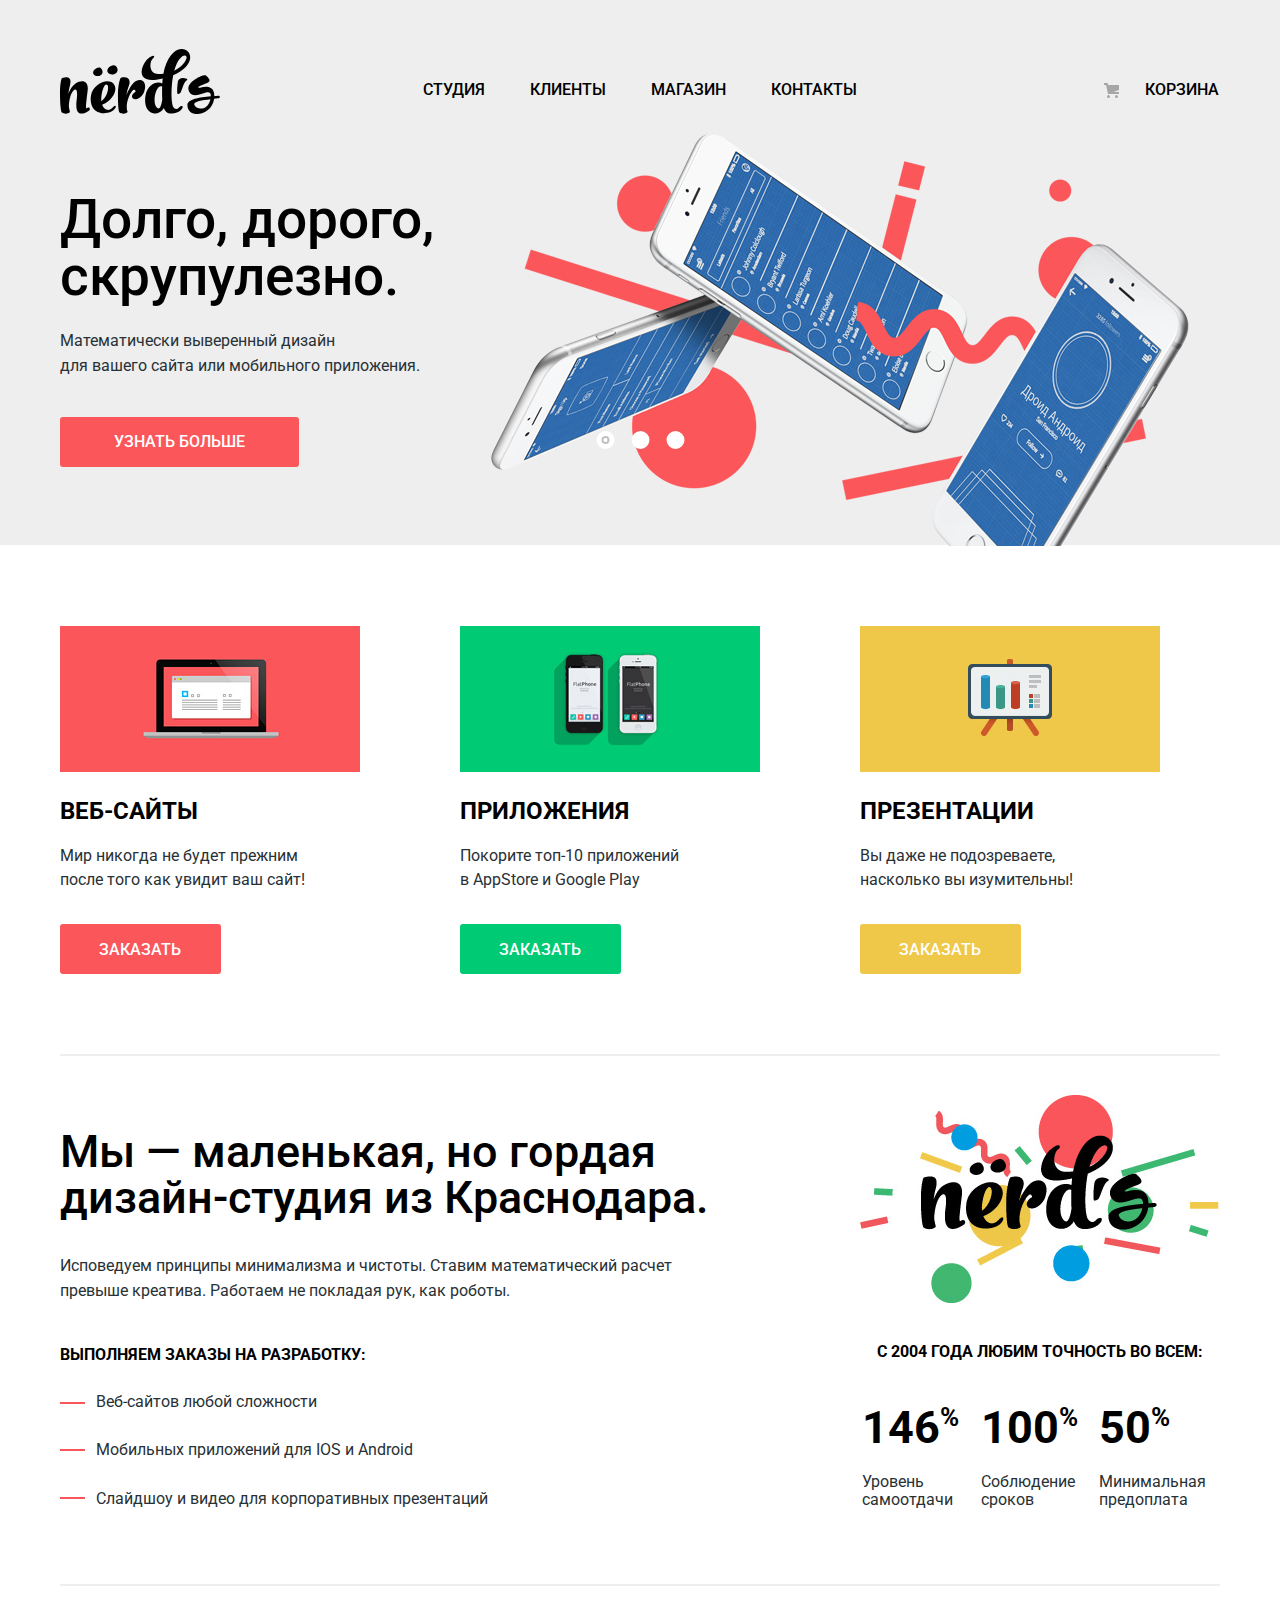
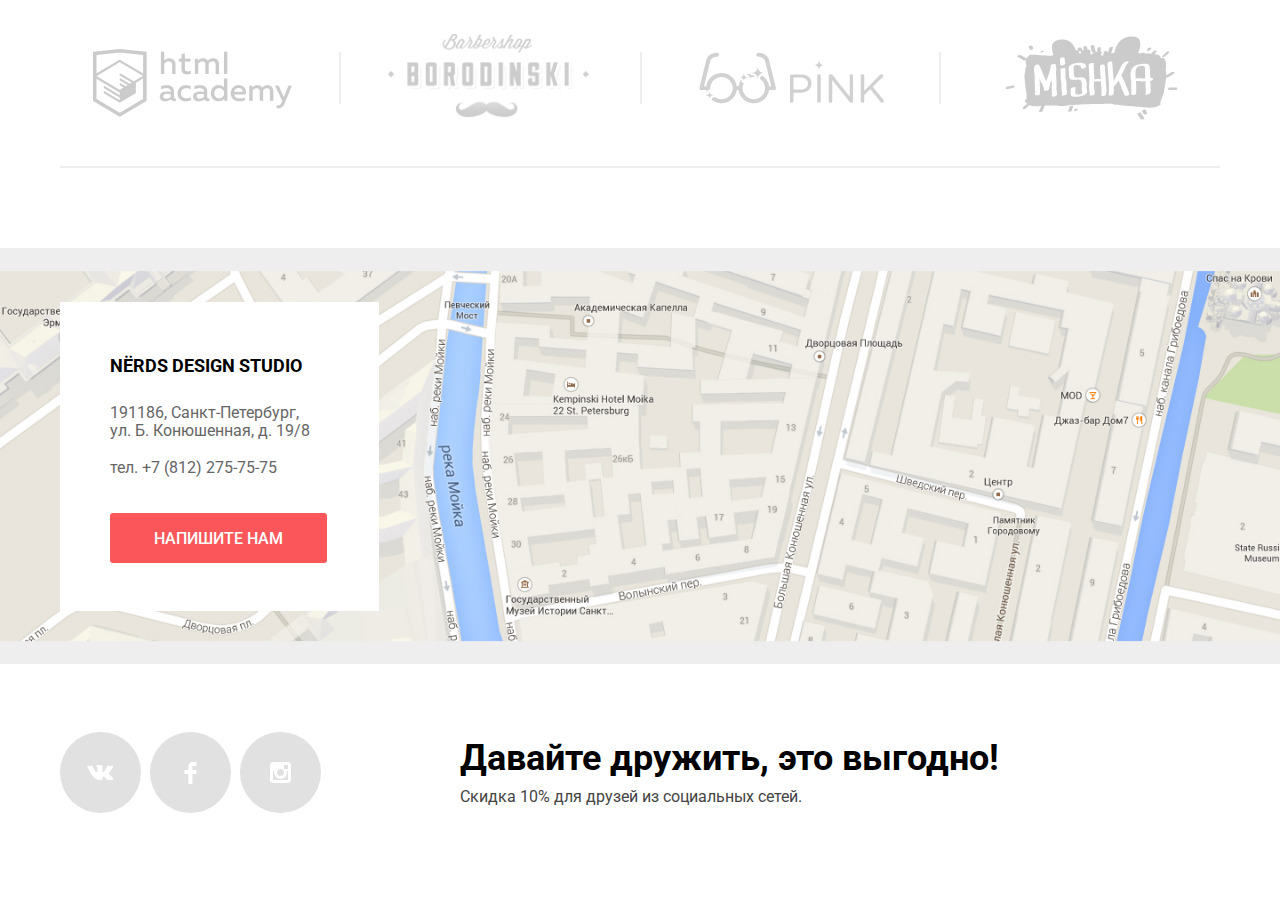
<file: index.html>
<!DOCTYPE html>
<html lang="ru">

<head>
  <meta charset="utf-8">
  <title>Сайт компании "Нёрдс"</title>
  <link href="css/normalize.css" rel="stylesheet">
  <link href="css/min.style.css" rel="stylesheet">
  <link href="https://fonts.googleapis.com/css2?family=Roboto:wght@400;500;700&display=swap" rel="stylesheet">
</head>

<body class="page-body">
  <header class="main-header">
    <div class="container">
      <a>
        <img src="img/nerds-logo.svg" width="160" height="65" alt="Логотип Нёрдс">
      </a>
      <nav class="main-navigation">
        <ul class="site-navigation">
          <li class="nav-item">
            <a href="#">Студия</a>
          </li>
          <li class="nav-item">
            <a href="#">Клиенты</a>
          </li>
          <li class="nav-item">
            <a href="catalog.html">Магазин</a>
          </li>
          <li class="nav-item">
            <a href="#">Контакты</a>
          </li>
        </ul>
      </nav>
      <a class="nav-basket" href="#">Корзина</a>
    </div>
  </header>
  <main>
    <h1 class="visually-hidden">Дизайн студия Нёрдс</h1>
    <section class="full-slider">
      <h2 class="visually-hidden">Преимущества</h2>
      <div class="container">

        <div class="slider-item slider-item-active">
          <div class="slider-item-wrapper">
            <h3>Долго, дорого, скрупулезно.</h3>
            <p class="text-slider">Математически выверенный дизайн<br> для вашего сайта или мобильного приложения.</p>
            <a class="button button-red slider-button" href="#">Узнать больше</a>
          </div>
          <div class="slider-link slider-item-one">
            <img src="img/nerds-index-slide1-1.png" width="760" height="431" alt="Картинка с телефонами">
          </div>
        </div>
        <div class="slider-item">
          <div class="slider-item-wrapper slider-item-wrapper-two">
            <h3>Любим математику как никто другой</h3>
            <p class="text-slider">Никакого креатива, только математические формулы <br>для расчета идеальных пропорций.
            </p>
            <a class="button button-red slider-button" href="#">Узнать больше</a>
          </div>
          <div class="slider-link slider-item-two">
            <img src="img/nerds-index-slide2-1.png" width="760" height="431" alt="Картинка с компьютером">
          </div>
        </div>
        <div class="slider-item">
          <div class="slider-item-wrapper slider-item-wrapper-three">
            <h3>Только ночь,<br> только хардкор.</h3>
            <p class="text-slider">Работать днём, как все? Мы против этого.<br> Ближе к полуночи работа только
              начинается.</p>
            <a class="button button-red slider-button" href="#">Узнать больше</a>
          </div>
          <div class="slider-link slider-item-three">
            <img src="img/nerds-index-slide3-1.png" width="760" height="431" alt="Картинка с Айпадом">
          </div>current
        </div>
        <div class="slider">
          <input class="swich-one visually-hidden" checked type="radio" name="slider" id="swich-one">
          <label for="swich-one" class="slider-toogle-label" aria-label="Переключатель слайда 1"></label>
          <input class="swich-two visually-hidden" type="radio" name="slider" id="swich-two">
          <label for="swich-two" class="slider-toogle-label" aria-label="Переключатель слайда 2"></label>
          <input class="swich-three visually-hidden" type="radio" name="slider" id="swich-three">
          <label for="swich-three" class="slider-toogle-label" aria-label="Переключатель слайда 3"></label>
        </div>
      </div>
    </section>
    <div class="container">
      <section class="services">
        <h2 class="visually-hidden">Услуги</h2>
        <ul class="services-list">
          <li class="services-item">
            <h3 class="services-title">Веб-сайты</h3>
            <p class="services-img">
              <img src="img/illustration-1-1.png" width="300" height="146" alt="Красная картинка с компьютером">
            </p>
            <p class="services-text">Мир никогда не будет прежним после того как увидит ваш сайт!</p>
            <a href="#" class="services-button button-red">Заказать</a>
          </li>
          <li class="services-item">
            <h3 class="services-title">Приложения</h3>
            <p class="services-img">
              <img src="img/illustration-2-1.png" width="300" height="146" alt="Зеленая с телефонами">
            </p>
            <p class="services-text">Покорите топ-10 приложений <br>в AppStore и Google Play</p>
            <a href="#" class="services-button button-green">Заказать</a>
          </li>
          <li class="services-item">
            <h3 class="services-title">Презентации</h3>
            <p class="services-img">
              <img src="img/illustration-3-1.png" width="300" height="146" alt="Желтая со стендом">
            </p>
            <p class="services-text">Вы даже не подозреваете, насколько вы изумительны!</p>
            <a href="#" class="services-button button-yellow">Заказать</a>
          </li>
        </ul>
      </section>
      <section class="features">
        <h2 class="visually-hidden">О нас</h2>
        <div class="about-us">
          <p class="features-title"><span class="features-title-span">Мы &#8212; маленькая, но гордая</span>
            дизайн-студия из Краснодара.</p>
          <p class="text-features">Исповедуем принципы минимализма и чистоты. Ставим математический расчет превыше
            креатива. Работаем не покладая рук, как роботы.</p>
          <h3 class="title-features">Выполняем заказы на разработку:</h3>
          <ul class="features-list">
            <li class="features-item">Веб-сайтов любой сложности</li>
            <li class="features-item features-item-two">Мобильных приложений для IOS и Android</li>
            <li class="features-item features-item-three">Слайдшоу и видео для корпоративных презентаций</li>
          </ul>
        </div>
        <div class="progress-page">
          <img src="img/nerds-illustration-1.png" width="360" height="208" alt="Логотип Нёрдс 2">
          <table class="progress">
            <caption class="progress-head">С 2004 года любим точность во всем:</caption>
            <tr class="progress-columns">
              <td>146<sup><span class="percent">%</span></sup></td>
              <td>100<sup><span class="percent">%</span></sup></td>
              <td>50<sup><span class="percent">%</span></sup></td>
            </tr>
            <tr class="progress-lines">
              <td>Уровень самоотдачи</td>
              <td>Соблюдение сроков</td>
              <td>Минимальная предоплата</td>
            </tr>
          </table>
        </div>
      </section>
      <section class="partners">
        <h2 class="visually-hidden">Ссылки на партнеров</h2>
        <ul class="partners-logo">
          <li class="logo">
            <a class="logo-link logo-link-html" href="https://htmlacademy.ru/intensive/htmlcss">
              <img src="img/logo-html.png" width="199" height="68" alt="HTML Академия">
            </a>
          </li>
          <li class="logo">
            <a class="logo-link logo-link-barbershop" href="#">
              <img src="img/logo-barbershop.png" width="209" height="90" alt="Барбершоп">
            </a>
          </li>
          <li class="logo">
            <a class="logo-link logo-link-pinc" href="#">
              <img src="img/logo-pinc.png" width="185" height="52" alt="Pinc">
            </a>
          </li>
          <li class="logo">
            <a class="logo-link logo-link-mishka" href="#">
              <img src="img/logo-mishka.png" width="173" height="84" alt="Mishka">
            </a>
          </li>
        </ul>
      </section>
    </div>
    <section class="contacts-map">
      <h2 class="visually-hidden">Google карта</h2>
      <div class="container">
        <div class="contacts">
          <b>Nёrds design studio</b>
          <address class="contacts-address">
            191186, Санкт-Петербург,<br>
            ул. Б. Конюшенная, д. 19/8
            <a href="tel:+78122757575">тел. +7 (812) 275-75-75</a>
          </address>
          <a class="contacts-button" href="writeus.html">Напишите нам</a>
        </div>
      </div>
      <div class="map">
        <img src="img/map.png" width="1440" height="416"
          alt="Адрес компании Нердс: г. Санкт-Петербург, ул. Б. Конюшенная, д. 19/8">
        <iframe
          src="https://www.google.com/maps/embed?pb=!1m18!1m12!1m3!1d1998.6037999040354!2d30.322010416394033!3d59.938716271971415!2m3!1f0!2f0!3f0!3m2!1i1024!2i768!4f13.1!3m3!1m2!1s0x4696310fca5ba729%3A0xea9c53d4493c879f!2sBolshaya+Konyushennaya+ul.%2C+19%2C+Sankt-Peterburg%2C+Russia%2C+191186!5e0!3m2!1sen!2s!4v1441888483426"
          height="416" title="Санкт-Петербург, ул. Б. Конюшенная, д. 19/8">
        </iframe>
      </div>
    </section>
  </main>
  <footer class="main-footer">
    <div class="container">
      <ul class="footer-social">
        <li class="footer-item">
          <a class="social-button" href="#">
            <span class="visually-hidden">Вконтакте</span>
            <svg width="27" height="15" viewBox="0 0 27 15" fill="none" xmlns="http://www.w3.org/2000/svg">
              <g id="vk-icon">
                <path id="shape"
                  d="M16.3923 11.51C17.3497 11.201 18.5754 13.55 19.8802 14.449C20.8595 15.13 21.6096 14.983 21.6096 14.983L25.0874 14.933C25.0874 14.933 26.9049 14.821 26.0457 13.379C25.9746 13.259 25.542 12.31 23.4571 10.357C21.2771 8.314 21.5725 8.645 24.1971 5.11302C25.7964 2.96002 26.4363 1.64503 26.236 1.08503C26.0437 0.546035 24.8691 0.686034 24.8691 0.686034L20.9506 0.713034C20.5691 0.714034 20.2457 0.832034 20.0985 1.22803C20.0955 1.23203 19.4766 2.89402 18.6515 4.30702C16.908 7.29601 16.2121 7.455 15.9237 7.26801C15.2618 6.83501 15.429 5.53101 15.429 4.60402C15.429 1.70703 15.8616 0.499035 14.5818 0.187037C14.1542 0.083037 13.8418 0.0150373 12.7513 0.00503739C11.3573 -0.0159625 10.1737 0.0050374 9.50277 0.334036C9.05716 0.557035 8.71568 1.04603 8.92297 1.07403C9.18333 1.10903 9.76714 1.23403 10.0796 1.66003C10.4811 2.21203 10.4691 3.44902 10.4691 3.44902C10.4691 3.44902 10.6984 6.86001 9.92836 7.28301C9.39963 7.573 8.67663 6.98101 7.12147 4.26702C6.32737 2.87902 5.72754 1.34503 5.72754 1.34503C5.72754 1.34503 5.61138 1.06003 5.40109 0.904033C5.15074 0.719034 4.80025 0.660034 4.80025 0.660034L1.0811 0.684034C1.0811 0.684034 0.522321 0.700034 0.317037 0.946033C0.134784 1.16403 0.302016 1.61403 0.302016 1.61403C0.302016 1.61403 3.21506 8.495 6.51363 11.961C9.53782 15.143 12.9746 14.932 12.9746 14.932H14.5317C14.5317 14.932 15.0014 14.878 15.2417 14.62C15.466 14.38 15.456 13.929 15.456 13.929C15.456 13.929 15.425 11.82 16.3923 11.51Z"
                  fill="white" />
              </g>
            </svg>
          </a>
        </li>
        <li class="footer-item">
          <a class="social-button" href="#">
            <span class="visually-hidden">Фейсбук</span>
            <svg width="13" height="22" viewBox="0 0 13 22" fill="none" xmlns="http://www.w3.org/2000/svg">
              <path
                d="M12.3847 4V0H8.37917C6.16696 0 4.37361 1.79086 4.37361 4V8H0.368042V12H4.37361V22H8.37917V12H12.3847V8H8.37917V4H12.3847Z"
                fill="white" />
            </svg>
          </a>
        </li>
        <li class="footer-item">
          <a class="social-button" href="#">
            <span class="visually-hidden">Инстаграм</span>
            <svg xmlns="http://www.w3.org/2000/svg" width="21" height="21" viewBox="0 0 21 21">
              <path fill="#FFF"
                d="M18 0H3C1.35 0 0 1.35 0 3v15c0 1.65 1.35 3 3 3h15c1.65 0 3-1.35 3-3V3c0-1.65-1.35-3-3-3zm-7.5 7c1.93 0 3.5 1.57 3.5 3.5S12.43 14 10.5 14 7 12.43 7 10.5 8.57 7 10.5 7zM18 18H3V9h1.181A6.504 6.504 0 0 0 4 10.5a6.5 6.5 0 1 0 13 0 6.45 6.45 0 0 0-.181-1.5H18v9zm0-11h-4V3h4v4z" />
            </svg>
          </a>
        </li>
      </ul>
      <div class="page-footer-appeal">
        <b class="appeal-head">Давайте дружить, это выгодно!</b>
        <p class="discount">Скидка 10% для друзей из социальных сетей.</p>
      </div>
    </div>
  </footer>
  <section class="appointment">
    <form>
      <h2 class="feedback-title">Напишите нам</h2>
      <fieldset class="appointment-page">
        <p>
          <label class="feedback-yourname" for="name">Ваше имя:</label>
          <input class="feedback-name" type="text" name="name" id="name" placeholder="Имя Фамилия">
        </p>
        <p>
          <label class="feedback-email" for="email">Ваш email:</label>
          <input class="form-email" type="email" name="email" id="email" placeholder="email@example.com">
        </p>
        <div class="appointment-text">
          <label class="feedback-text" for="comment">Текст письма:</label>
          <textarea class="form-text" name="comment-field" id="comment" rows="10" cols="30"
            placeholder="В свободной форме"></textarea>
        </div>
        <button class="button feedback-button" type="submit">Отправить</button>
        <button class="feedback-close" type="button" name="btn-feedback-close" aria-label="Закрыть"></button>
      </fieldset>
    </form>
  </section>
</body>

</html>
</file>
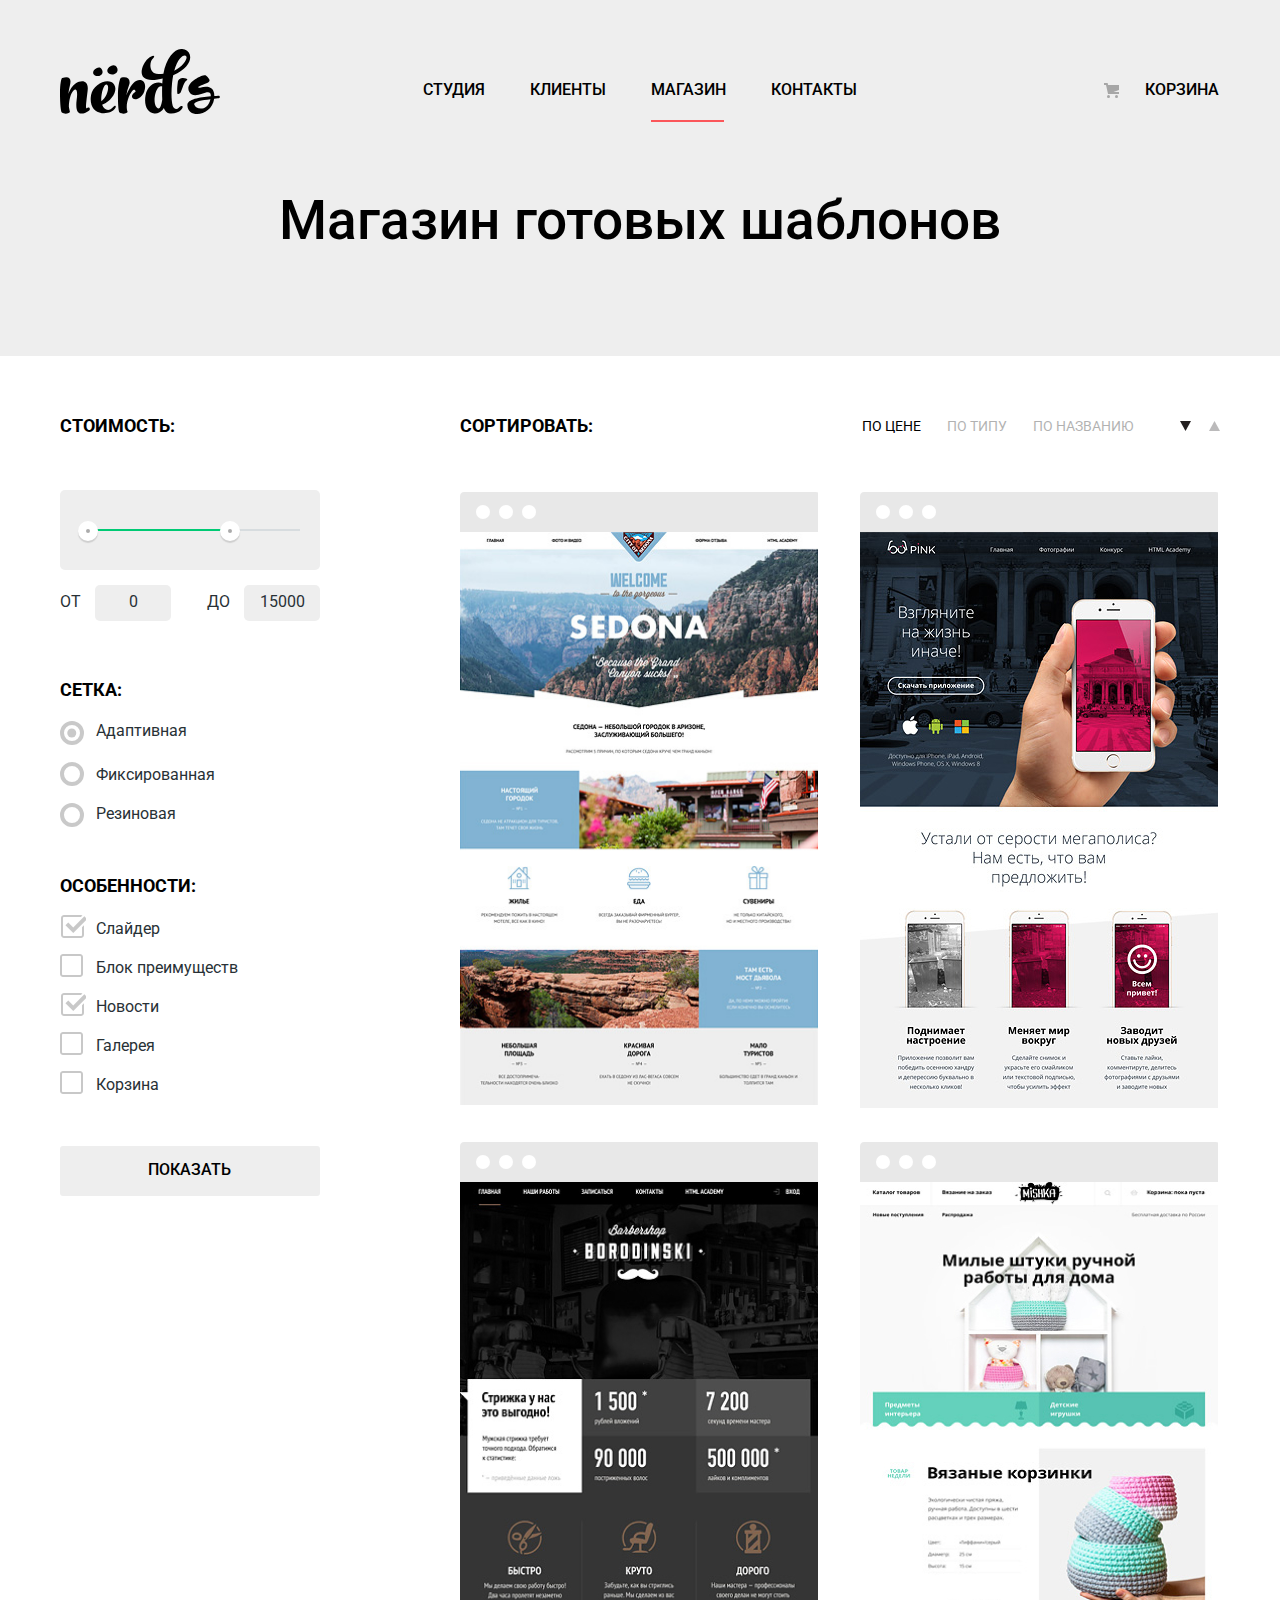
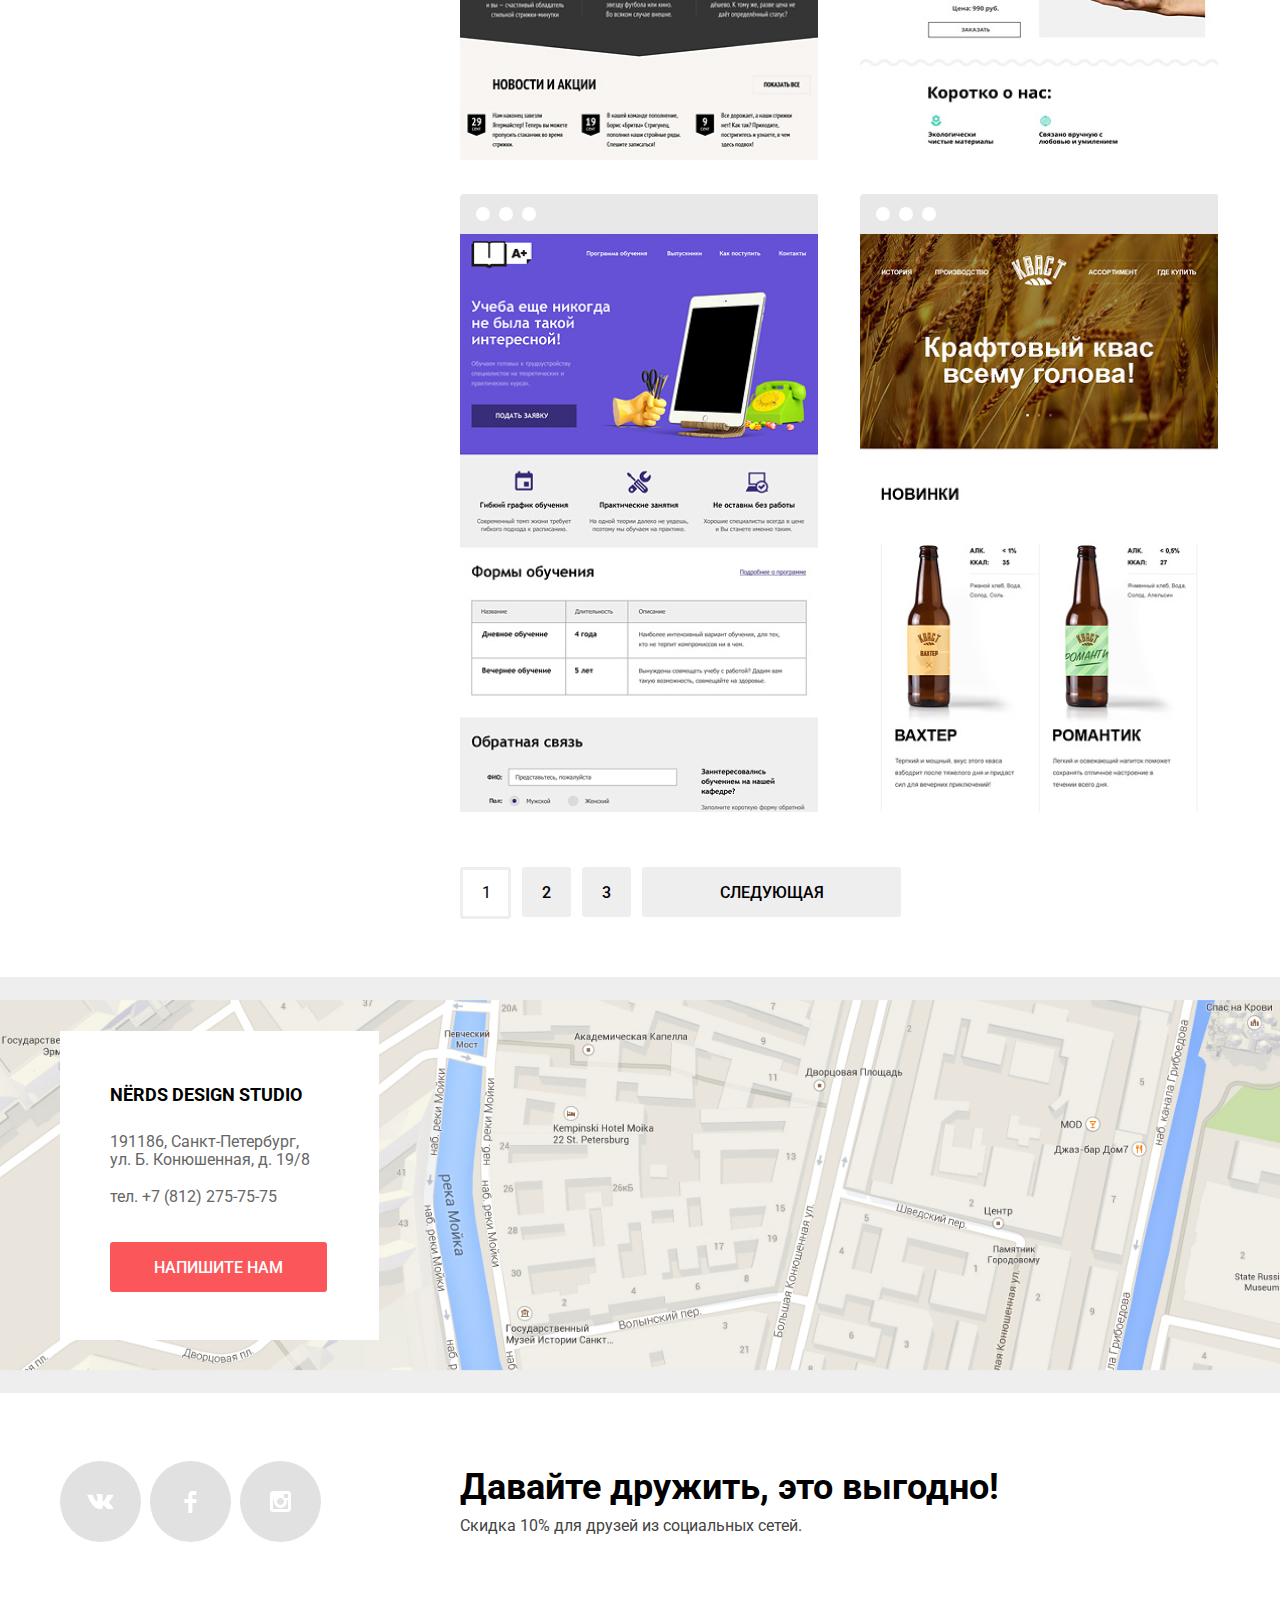
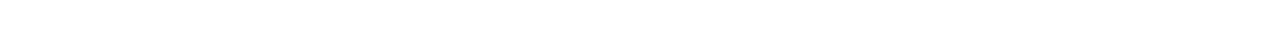
<file: catalog.html>
<!DOCTYPE html>
<html lang="ru">

<head>
  <meta charset="utf-8">
  <title>Сайт компании "Нёрдс"</title>
  <link rel="stylesheet" href="css/normalize.css">
  <link rel="stylesheet" href="css/min.style.css">
  <link href="https://fonts.googleapis.com/css2?family=Roboto:wght@400;500;700&display=swap" rel="stylesheet">
</head>

<body class="page-body">
  <header class="main-header">
    <div class="container">
      <a class="main-header-logo" href="index.html">
        <img src="img/nerds-logo.svg" width="160" height="65" alt="Логотип Нёрдс">
      </a>
      <nav class="main-navigation">
        <ul class="site-navigation site-navigation-catalog">
          <li class="nav-item">
            <a href="#">Студия</a>
          </li>
          <li class="nav-item">
            <a href="#">Клиенты</a>
          </li>
          <li class="nav-item nav-active-catalog">
            <a>Магазин</a>
          </li>
          <li class="nav-item">
            <a href="#">Контакты</a>
          </li>
        </ul>
      </nav>
      <a class="nav-basket" href="#">Корзина</a>
    </div>
  </header>
  <main class="page-catalog">
    <h1 class="major-heading">Магазин готовых шаблонов</h1>
    <div class="container container-catalog">
      <div class="table-cost">
        <section class="table">
          <h2 class="visually-hidden">Фильтр выбора шаблона</h2>
          <form method="get" action="https://echo.htmlacademy.ru">
            <fieldset class="cost">
              <legend class="cost-title">Стоимость:</legend>
              <div class="range-filter">
                <div class="range-controls">
                  <div class="scale">
                    <div class="bar"></div>
                  </div>
                  <div class="toggle toggle-min" tabindex="0"></div>
                  <div class="toggle toggle-max" tabindex="0"></div>
                </div>
                <div class="price-controls">
                  <label class="min-price">
                    от <input type="number" name="min-price" value="0" step="1000">
                  </label>
                  <label class="max-price">
                    до <input type="number" name="max-price" value="15000">
                  </label>
                </div>
              </div>
            </fieldset>
            <fieldset class="filter-view">
              <legend class="filter-view-title">Сетка:</legend>
              <ul class="filter-view-list" role="none">
                <li class="filter-option">
                  <input class="visually-hidden filter-input-radio" type="radio" name="grid" id="Adaptive"
                    value="Adaptive" checked>
                  <label for="Adaptive">Адаптивная</label>
                </li>
                <li class="filter-option filter-option-two">
                  <input class="visually-hidden filter-input-radio filter-input-radio-two" type="radio" name="grid"
                    id="Fixed" value="Fixed">
                  <label for="Fixed">Фиксированная</label>
                </li>
                <li class="filter-option">
                  <input class="visually-hidden filter-input-radio filter-input-radio-three" type="radio" name="grid"
                    id="Rubber" value="Rubber">
                  <label for="Rubber">Резиновая</label>
                </li>
              </ul>
            </fieldset>
            <fieldset class="slider-catalog">
              <legend class="slider-catalog-title">Особенности:</legend>
              <ul class="slider-catalog-list" role="none">
                <li class="filter-option filter-checkbox">
                  <input class="visually-hidden filter-input-checkbox" type="checkbox" name="slider" id="Slider"
                    checked>
                  <label for="Slider">Слайдер</label>
                </li>
                <li class="filter-option filter-checkbox">
                  <input class="visually-hidden filter-input-checkbox" type="checkbox" name="block-advantage"
                    id="block-advantage">
                  <label class="filter-item" for="block-advantage">Блок преимуществ</label>
                </li>
                <li class="filter-option filter-checkbox">
                  <input class="visually-hidden filter-input-checkbox" type="checkbox" name="news" id="news" checked>
                  <label for="news">Новости</label>
                </li>
                <li class="filter-option filter-checkbox">
                  <input class="visually-hidden filter-input-checkbox" type="checkbox" name="gallery" id="gallery">
                  <label for="gallery">Галерея</label>
                </li>
                <li class="filter-option filter-checkbox">
                  <input class="visually-hidden filter-input-checkbox" type="checkbox" name="basket" id="basket">
                  <label for="basket">Корзина</label>
                </li>
              </ul>
            </fieldset>
            <input class="slider-catalog-button" type="submit" value="Показать">
          </form>
        </section>
      </div>
      <section class="filter-sort">
        <h2 class="visually-hidden">Каталог</h2>
        <div class="sort">
          <p class="filter-sort-title">Сортировать:</p>
          <ul class="filter-sort-list">
            <li class="filter-sort-item filter-sort-item-active">
              <a href="#">По цене</a>
            </li>
            <li class="filter-sort-item">
              <a href="#">По типу</a>
            </li>
            <li class="filter-sort-item">
              <a href="#">По названию</a>
            </li>
          </ul>
          <ul class="filter-dir">
            <li class="filter-dir-item filter-dir-item-active">
              <a href="#">
                <svg xmlns="http://www.w3.org/2000/svg" width="11" height="10" viewBox="0 0 11 10">
                  <path fill="#231F20" d="M5.5 10L0 0h11" /></svg><span class="visually-hidden">Вниз</span>
              </a>
            </li>
            <li class="filter-dir-item">
              <a href="#">
                <svg xmlns="http://www.w3.org/2000/svg" width="11" height="10" viewBox="0 0 11 10">
                  <path fill="#231F20" d="M5.5 0L0 10h11z" /></svg><span class="visually-hidden">Вверх</span>
              </a>
            </li>
          </ul>
        </div>
        <ul class="example-list">
          <li class="example-item example-item-active">
            <p class="example-temp">
              <img src="img/img-sedona.jpg" width="358" height="578" alt="Пример сайта Sedona">
            </p>
            <div class="example-item-info">
              <a href="#">
                <h3>Sedona</h3>
              </a>
              <p class="example-text"> Информационный сайт<br> для туристов</p>
              <a class="button-price" href="#">9 900 ₽</a>
            </div>
          </li>
          <li class="example-item">
            <p class="example-temp">
              <img src="img/img-pink.jpg" width="358" height="578" alt="Пример сайта Pinc App">
            </p>
            <div class="example-item-info">
              <a href="#">
                <h3>Pink App</h3>
              </a>
              <p class="example-text">Продуктовый лендинг приложения для IOS и Android</p>
              <a class="button-price" href="#">9 900 ₽</a>
            </div>
          </li>
          <li class="example-item">
            <p class="example-temp">
              <img src="img/img-barbershop.jpg" width="358" height="578" alt="Пример сайта Borodinski">
            </p>
            <div class="example-item-info">
              <a href="#">
                <h3>Barbershop</h3>
              </a>
              <p class="example-text">Сайт салона красоты.<br> Для мужчин, да.</p>
              <a class="button-price" href="#">9 900 ₽</a>
            </div>
          </li>
          <li class="example-item">
            <p class="example-temp">
              <img src="img/img-mishka.jpg" width="358" height="578" alt="Пример сайта Mishka">
            </p>
            <div class="example-item-info">
              <a href="#">
                <h3>Mishka</h3>
              </a>
              <p class="example-text">Интернет-магазин<br> вязаных игрушек.</p>
              <a class="button-price" href="#">9 900 ₽</a>
            </div>
          </li>
          <li class="example-item">
            <p class="example-temp">
              <img src="img/img-aplus.jpg" width="358" height="578" alt="Пример сайта A Plus">
            </p>
            <div class="example-item-info">
              <a href="#">
                <h3>A Plus</h3>
              </a>
              <p class="example-text">Лендинг курсов повышения квалификации</p>
              <a class="button-price" href="#">9 900 ₽</a>
            </div>
          </li>
          <li class="example-item">
            <p class="example-temp">
              <img src="img/img-kvast.jpg" width="358" height="578" alt="Кваст">
            </p>
            <div class="example-item-info">
              <a href="#">
                <h3>Кваст</h3>
              </a>
              <p class="example-text">Промо-сайт производителя крафтового кваса</p>
              <a class="button-price" href="#">9 900 ₽</a>
            </div>
          </li>
        </ul>
        <div class="pagination">
          <ul class="pagination-page-list">
            <li class="pagination-page-item-active">
              <a>1<span class="visually-hidden">страница</span></a>
            </li>
            <li class="pagination-page-item">
              <a href="#">2<span class="visually-hidden">страница</span></a>
            </li>
            <li class="pagination-page-item">
              <a href="#">3<span class="visually-hidden">страница</span></a>
            </li>
            <li class="pagination-page-item-last pagination-page-item">
              <a class="pade-next" href="#">Следующая</a>
            </li>
          </ul>
        </div>
      </section>
    </div>
    <section class="contacts-map">
      <h2 class="visually-hidden">Google карта</h2>
      <div class="container">
        <div class="contacts">
          <b>Nёrds design studio</b>
          <address class="contacts-address">
            191186, Санкт-Петербург,<br>
            ул. Б. Конюшенная, д. 19/8
            <a href="tel:+78122757575">тел. +7 (812) 275-75-75</a>
          </address>
          <a class="contacts-button" href="writeus.html">Напишите нам</a>
        </div>
      </div>
      <div class="map">
        <img src="img/map.png" width="1440" height="416"
          alt="Адрес компании Нердс: г. Санкт-Петербург, ул. Б. Конюшенная, д. 19/8">
        <iframe
          src="https://www.google.com/maps/embed?pb=!1m18!1m12!1m3!1d1998.6037999040354!2d30.322010416394033!3d59.938716271971415!2m3!1f0!2f0!3f0!3m2!1i1024!2i768!4f13.1!3m3!1m2!1s0x4696310fca5ba729%3A0xea9c53d4493c879f!2sBolshaya+Konyushennaya+ul.%2C+19%2C+Sankt-Peterburg%2C+Russia%2C+191186!5e0!3m2!1sen!2s!4v1441888483426"
          height="416" title="Санкт-Петербург, ул. Б. Конюшенная, д. 19/8">
        </iframe>
      </div>
    </section>
  </main>
  <footer class="main-footer">
    <div class="container">
      <ul class="footer-social">
        <li class="footer-item">
          <a class="social-button" href="#">
            <span class="visually-hidden">Вконтакте</span>
            <svg width="27" height="15" viewBox="0 0 27 15" fill="none" xmlns="http://www.w3.org/2000/svg">
              <g id="vk-icon">
                <path id="shape"
                  d="M16.3923 11.51C17.3497 11.201 18.5754 13.55 19.8802 14.449C20.8595 15.13 21.6096 14.983 21.6096 14.983L25.0874 14.933C25.0874 14.933 26.9049 14.821 26.0457 13.379C25.9746 13.259 25.542 12.31 23.4571 10.357C21.2771 8.314 21.5725 8.645 24.1971 5.11302C25.7964 2.96002 26.4363 1.64503 26.236 1.08503C26.0437 0.546035 24.8691 0.686034 24.8691 0.686034L20.9506 0.713034C20.5691 0.714034 20.2457 0.832034 20.0985 1.22803C20.0955 1.23203 19.4766 2.89402 18.6515 4.30702C16.908 7.29601 16.2121 7.455 15.9237 7.26801C15.2618 6.83501 15.429 5.53101 15.429 4.60402C15.429 1.70703 15.8616 0.499035 14.5818 0.187037C14.1542 0.083037 13.8418 0.0150373 12.7513 0.00503739C11.3573 -0.0159625 10.1737 0.0050374 9.50277 0.334036C9.05716 0.557035 8.71568 1.04603 8.92297 1.07403C9.18333 1.10903 9.76714 1.23403 10.0796 1.66003C10.4811 2.21203 10.4691 3.44902 10.4691 3.44902C10.4691 3.44902 10.6984 6.86001 9.92836 7.28301C9.39963 7.573 8.67663 6.98101 7.12147 4.26702C6.32737 2.87902 5.72754 1.34503 5.72754 1.34503C5.72754 1.34503 5.61138 1.06003 5.40109 0.904033C5.15074 0.719034 4.80025 0.660034 4.80025 0.660034L1.0811 0.684034C1.0811 0.684034 0.522321 0.700034 0.317037 0.946033C0.134784 1.16403 0.302016 1.61403 0.302016 1.61403C0.302016 1.61403 3.21506 8.495 6.51363 11.961C9.53782 15.143 12.9746 14.932 12.9746 14.932H14.5317C14.5317 14.932 15.0014 14.878 15.2417 14.62C15.466 14.38 15.456 13.929 15.456 13.929C15.456 13.929 15.425 11.82 16.3923 11.51Z"
                  fill="white" />
              </g>
            </svg>
          </a>
        </li>
        <li class="footer-item">
          <a class="social-button" href="#">
            <span class="visually-hidden">Фейсбук</span>
            <svg width="13" height="22" viewBox="0 0 13 22" fill="none" xmlns="http://www.w3.org/2000/svg">
              <path
                d="M12.3847 4V0H8.37917C6.16696 0 4.37361 1.79086 4.37361 4V8H0.368042V12H4.37361V22H8.37917V12H12.3847V8H8.37917V4H12.3847Z"
                fill="white" />
            </svg>
          </a>
        </li>
        <li class="footer-item">
          <a class="social-button" href="#">
            <span class="visually-hidden">Инстаграм</span>
            <svg xmlns="http://www.w3.org/2000/svg" width="21" height="21" viewBox="0 0 21 21">
              <path fill="#FFF"
                d="M18 0H3C1.35 0 0 1.35 0 3v15c0 1.65 1.35 3 3 3h15c1.65 0 3-1.35 3-3V3c0-1.65-1.35-3-3-3zm-7.5 7c1.93 0 3.5 1.57 3.5 3.5S12.43 14 10.5 14 7 12.43 7 10.5 8.57 7 10.5 7zM18 18H3V9h1.181A6.504 6.504 0 0 0 4 10.5a6.5 6.5 0 1 0 13 0 6.45 6.45 0 0 0-.181-1.5H18v9zm0-11h-4V3h4v4z" />
            </svg>
          </a>
        </li>
      </ul>
      <div class="page-footer-appeal">
        <b class="appeal-head">Давайте дружить, это выгодно!</b>
        <p class="discount">Скидка 10% для друзей из социальных сетей.</p>
      </div>
    </div>
  </footer>
  <section class="appointment">
    <form>
      <h2 class="feedback-title">Напишите нам</h2>
      <fieldset class="appointment-page">
        <p>
          <label class="feedback-yourname" for="name">Ваше имя:</label>
          <input class="feedback-name" type="text" name="name" id="name" placeholder="Имя Фамилия">
        </p>
        <p>
          <label class="feedback-email" for="email">Ваш email:</label>
          <input class="form-email" type="email" name="email" id="email" placeholder="email@example.com">
        </p>
        <div class="appointment-text">
          <label class="feedback-text" for="comment">Текст письма:</label>
          <textarea class="form-text" name="comment-field" id="comment" rows="10" cols="30"
            placeholder="В свободной форме"></textarea>
        </div>
        <button class="button feedback-button" type="submit">Отправить</button>
        <button type="button" class="feedback-close" name="btn-feedback-close" aria-label="Закрыть"></button>
      </fieldset>
    </form>
  </section>
</body>

</html>
</file>
<file: css/min.style.css>
:root{--basic-black:#000000;--basic-black2:#444444;--basic-grey1:#EEEEEE;--basic-grey2:#DFDFDF;--basic-grey3:#D5D5D5;--basic-grey4:#ABABAB;--basic-grey5:#A6A6A6;--basic-grey6:#666666;--basic-grey7:#4D4D4D;--basic-grey8:#283136;--basic-grey9:#E1E1E1;--basic-grey10:#D7DCDE;--basic-grey11:#B4B9BB;--basic-grey12:#D7DCDF;--basic-grey13:#cfcfcf;--basic-grey14:#999999;--basic-grey15:#c1c1c1;--basic-white:#ffffff;--basic-red1:#FB565A;--basic-red2:#E74246;--basic-red3:#D7373B;--basic-green1:#00CA74;--basic-green2:#00BC6C;--basic-green3:#00AA62;--basin-gold1:#EFC849;--basin-gold2:#EAB534;--basin-gold3:#E5A722;--basic-blu:#1164B4}.visually-hidden{position:absolute;width:1px;height:1px;margin:-1px;padding:0;overflow:hidden;border:0;clip:rect(0 0 0 0)}body{margin:0;padding:0;font-family:Roboto,Arial,Helvetica,sans-serif;font-size:16px;line-height:24px;font-weight:400;color:var(--basic-black)}img{max-width:100%;height:auto}.container{width:1160px;padding:0;margin:0 auto}.page-body{display:grid;grid-template-rows:min-content 1fr min-content}.main-header .container{display:flex;flex-wrap:wrap;align-items:center;justify-content:space-between;margin-top:49px}.main-header{background-color:var(--basic-grey1)}.main-navigation{display:flex;padding-top:9px;margin-right:21px;background-color:var(--basic-grey1)}.main-header-logo:active{opacity:.3}.main-header-logo:focus{outline:0;box-shadow:0 0 0 4px var(--basic-blu)}.nav-basket,.site-navigation{display:flex;flex-wrap:wrap;width:483px;list-style:none;font-weight:500;font-size:16px;line-height:30px;margin:0;padding:0}.site-navigation-catalog{padding-top:13px}.nav-basket,.nav-item a{color:var(--basic-black);text-decoration:none;text-transform:uppercase;padding-right:45px}.nav-active-catalog{position:relative;display:block;margin-bottom:13px}.nav-active-catalog::after{content:"";position:absolute;right:0;bottom:0;left:0;width:61%;height:2px;background-color:var(--basic-red1);transform:translateY(17px)}.nav-basket{position:relative;max-width:75px;margin:0;margin-top:9px;padding:0;padding-left:15px;word-break:keep-all}.nav-basket::before{content:"";position:absolute;top:8px;left:-26px;width:15px;height:15px;background-color:var(--basic-grey1);background-image:url(../img/cart-icon.svg);background-repeat:no-repeat}.nav-basket:hover,.nav-item a:hover{text-decoration:none;color:var(--basic-red1)}.nav-basket:active,.nav-item a:active{color:var(--basic-grey3);text-decoration:none}.nav-basket:focus,.nav-item a:focus{outline:0;box-shadow:0 0 0 4px var(--basic-blu)}.page-catalog{height:100%}.major-heading{display:flex;flex-wrap:wrap;flex-direction:column;align-items:center;font-weight:500;font-size:55px;line-height:55px;width:100%;min-width:1200px;margin:0;padding-top:72px;padding-bottom:108px;padding-right:15px;margin-bottom:55px;background-color:var(--basic-grey1)}.full-slider{position:relative;background-color:var(--basic-grey1)}.full-slider .container{margin-bottom:30px}.slider-item{position:relative;min-height:424px;padding:0;padding-top:70px;display:none;box-sizing:border-box;background-color:var(--basic-grey1)}.slider-item-active{display:block}.slider-item-wrapper{width:45%;float:left}.slider-item-one,.slider-item-two{position:absolute;right:3px;top:-6px}.slider-item-three{position:absolute;right:3px;top:-6px}.slider-item h3{font-weight:500;font-size:55px;line-height:57px;background-color:var(--basic-grey1);padding:0;margin:0}.text-slider{width:420px;font-size:16px;line-height:25px;color:var(--basic-grey8);margin:0;margin-top:23px;margin-bottom:39px;order:1}.slider-button{display:inline-block;vertical-align:middle;font-weight:500;font-size:16px;line-height:18px;text-align:center;text-decoration:none;text-transform:uppercase;color:var(--basic-white);border:none;border-radius:3px;padding:16px 54px 16px 54px;background-color:var(--basic-red1)}.slider-button:hover{background-color:var(--basic-red2)}.slider-button:active{background-color:var(--basic-red3);color:rgba(255,255,255,.3);box-shadow:inset 0 3px 0 rgba(0,1,1,.1)}.slider-button:focus{outline:0;box-shadow:0 0 0 4px var(--basic-blu);border-radius:3px}.slider-item-wrapper-two .text-slider{margin-top:34px;margin-bottom:29px}.slider{position:absolute;right:50%;bottom:95px;transform:translateX(50%)}.slider-toogle-label{position:relative;display:inline-block;vertical-align:middle;margin-top:1px;margin-right:6px;margin-bottom:-1px;margin-left:7px;width:18px;height:18px;box-sizing:border-box;background-color:var(--basic-white);border:5px solid var(--basic-white);border-radius:50%;cursor:pointer}.swich-one:checked+.slider-toogle-label::before{content:"";position:absolute;top:0;left:0;width:8px;height:8px;box-sizing:border-box;border:2px solid var(--basic-grey15);border-radius:50%}.swich-one:focus:checked+.slider-toogle-label::before{box-shadow:0 0 0 4px var(--basic-blu);border-radius:50%}.services{color:var(--basic-grey8);vertical-align:bottom;margin-top:30px}.services-img{margin:0;padding:0;margin-top:-15px}.services-text{margin:0;margin-top:65px;margin-bottom:32px;padding-right:40px}.services-list{display:grid;grid-template-columns:1fr 1fr 1fr;list-style-type:none;margin:0;padding:0}.services-item{width:300px;margin-right:100px;min-height:347px}.services-title{position:relative;bottom:-206px;color:var(--basic-black);font-size:24px;text-transform:uppercase;width:300px;margin-right:100px;margin-top:18px}.services-button{display:inline-block;vertical-align:baseline;text-align:center;text-decoration:none;text-transform:uppercase;color:var(--basic-white);font-weight:500;font-size:16px;line-height:18px;border:none;border-radius:3px;padding:17px 40px 15px 39px}.services::after{content:"";display:block;height:2px;background-color:var(--basic-grey1);margin-top:80px}.button-red{background-color:var(--basic-red1)}.button-red:hover{background-color:var(--basic-red2)}.button-red:active{color:rgba(255,255,255,.3);box-shadow:inset 0 3px 0 rgba(0,1,1,.1);background-color:var(--basic-red3)}.button-green{background-color:var(--basic-green1)}.button-green:hover{background-color:var(--basic-green2)}.button-green:active{background-color:var(--basic-green3);color:rgba(255,255,255,.3);box-shadow:inset 0 3px 0 rgba(0,1,1,.1)}.button-yellow{background-color:var(--basin-gold1)}.button-yellow:hover{background-color:var(--basin-gold2)}.button-yellow:active{color:rgba(255,255,255,.3);box-shadow:inset 0 3px 0 rgba(0,1,1,.1);background-color:var(--basin-gold3)}.button-green:focus,.button-red:focus,.button-yellow:focus{outline:0;box-shadow:0 0 0 4px var(--basic-blu);border-radius:3px}.features{display:grid;grid-template-columns:1fr 1fr}.about-us{padding-right:139px;margin-top:73px}.progress-page{width:360px;margin-top:39px}.progress-page img{padding-bottom:35px}.features-title{font-weight:500;font-size:45px;line-height:46px;font-style:normal;width:660px;margin:0}.features-title-span{font-stretch:extra-expanded;margin-top:2px}.text-features{font-style:normal;font-weight:400;font-size:16px;line-height:25px;color:var(--basic-grey8);margin:0;margin-top:32px}.title-features{font-style:normal;font-weight:700;font-size:16px;line-height:24px;text-transform:uppercase;margin:0;margin-top:40px}.features-list{display:flex;flex-direction:column;flex-basis:33%;justify-content:space-between;margin:0;list-style:none;margin-top:13px;margin-left:-4px}.features-item{position:relative;color:var(--basic-grey8);font-size:16px;line-height:44px}.features-item:nth-last-child(2){padding-top:4px}.features-item-three{padding-top:5px}.features-item::before{content:"";width:25px;height:2px;background:var(--basic-red1);display:block;position:absolute;left:-36px;top:22px}.features-item:nth-child(3)::before,.features-item:nth-last-child(2)::before{transform:translateY(3px)}.progress caption{padding-bottom:31px;padding-left:2px}.progress-head{font-weight:700;font-size:16px;line-height:14px;align-items:center;text-align:center;text-transform:uppercase}.progress-columns{color:var(--basic-black);font-weight:700;font-size:45px;line-height:64px}.progress-columns td{width:119px;padding-top:4px;padding-right:4px}.percent{color:var(--basic-black);font-weight:700;font-size:26px;line-height:40px}.progress-lines{color:var(--basic-grey8);vertical-align:middle;width:20%;font-size:16px;line-height:18px}.progress-lines td{padding-top:10px}.partners-logo{display:flex;flex-wrap:wrap;align-items:center;list-style-type:none;padding:0;padding-top:32px;padding-bottom:15px}.logo{position:relative;display:flex;flex-wrap:wrap;flex-basis:25%;justify-content:space-around}.logo-link{display:flex;justify-content:center;opacity:.2}.logo-link-html img{margin-right:26px;margin-top:10px}.logo-link-pinc img{margin-left:12px}.logo-link-mishka img{margin-left:33px}.logo-link-barbershop img{margin-right:-6px}.logo-link:hover{opacity:1}.logo-link:active{opacity:.1}.logo-link:focus{outline:0;box-shadow:0 0 0 4px var(--basic-blu);opacity:.5}.partners::before{content:"";height:2px;display:block;background-color:var(--basic-grey1);margin-top:63px}.partners::after{content:"";height:2px;display:block;background-color:var(--basic-grey1);margin-top:30px;margin-bottom:80px}.logo:not(:nth-child(4n))::after{content:"";height:52px;width:2px;position:absolute;background-color:var(--basic-grey1);right:-11px;bottom:50%;transform:translateY(26px)}.logo:first-child::after{right:9px}.logo:nth-child(2){right:9px}.contacts-map{position:relative;background-color:var(--basic-grey1)}.contacts{position:absolute;width:269px;top:54px;padding-top:49px;padding-bottom:48px;padding-left:50px;z-index:2;background-color:var(--basic-white)}.contacts b{display:inline-block;vertical-align:top;font-style:normal;font-weight:700;font-size:18px;line-height:30px;text-transform:uppercase;margin:0;margin-bottom:23px}.contacts-address{display:block;width:230px;font-style:normal;font-weight:400;font-size:16px;line-height:18px;color:var(--basic-grey6)}.contacts-address a{display:inline-block;vertical-align:top;text-decoration:none;color:var(--basic-grey6);font-style:normal;margin-top:19px}.contacts-address a:focus{outline:0;box-shadow:0 0 0 4px var(--basic-blu);border-radius:3px}.contacts-button{display:inline-block;vertical-align:top;font-weight:500;font-size:16px;line-height:18px;text-align:center;text-decoration:none;text-transform:uppercase;color:var(--basic-white);border:none;border-radius:3px;padding:17px 44px 15px 44px;background-color:var(--basic-red1);margin-top:36px}.contacts-button:hover{background-color:var(--basic-red2)}.contacts-button:active{background-color:var(--basic-red3);color:rgba(255,255,255,.3);box-shadow:inset 0 3px 0 rgba(0,1,1,.1)}.contacts-button:focus{outline:0;box-shadow:0 0 0 4px var(--basic-blu)}.map{position:relative;overflow:hidden;width:100%;height:416px}.map iframe,.map img{position:absolute;width:100%;top:50%;left:50%;transform:translate(-50%,-50%);margin:0}.main-footer{color:var(--basic-black2);background-color:var(--basic-white)}.main-footer .container{display:flex;margin-top:68px;margin-bottom:76px}.footer-social{list-style:none;display:flex;flex-wrap:wrap;width:270px;margin:0;padding:0}.footer-item{margin-right:9px}.social-button{display:flex;width:81px;height:81px;background-color:var(--basic-grey9);border-radius:50%}.social-button svg{margin:auto}.social-button:hover{background-color:var(--basic-red2)}.social-button:active{background-color:var(--basic-red3);color:rgba(255,255,255,.3);box-shadow:inset 0 3px 0 rgba(0,1,1,.1)}.social-button:focus{outline:0;box-shadow:0 0 0 4px var(--basic-blu);border-radius:50%}.social-button:active svg{opacity:.3}.page-footer-appeal{margin-left:130px;margin-top:8px}.discount{margin-top:10px}.appeal-head{color:var(--basic-black);font-weight:700;font-size:36px;line-height:36px;display:flex}.discount{color:var(--basic-black2);font-size:16px;line-height:22px}.appointment{display:none;position:fixed;top:-6%;right:0;bottom:0;left:0;margin:auto;width:960px;height:590px;box-sizing:border-box;background-color:var(--basic-white);box-shadow:0 4px 4px var(--basic-grey13);z-index:3}.appointment form{padding:63px 100px 84px 98px;border:0 none}.appointment-page{display:flex;flex-wrap:wrap;border:0 none;padding:0;margin:0}.feedback-title{font-style:normal;font-weight:700;font-size:45px;line-height:53px;margin:0;margin-bottom:20px}.feedback-email,.feedback-text,.feedback-yourname{display:flex;flex-wrap:wrap;padding-bottom:10px;font-style:normal;font-weight:700;font-size:16px;line-height:18px}.feedback-yourname{margin-right:320px}.feedback-name,.form-email{width:340px;height:45px;padding-left:15px;border:2px solid var(--basic-grey10)}.form-text{width:745px;height:98px;margin:0 auto;padding-left:15px;padding-top:15px;border:2px solid var(--basic-grey10)}.appointment-text{margin-top:17px;margin-bottom:38px}.feedback-name::placeholder,.form-email::placeholder,.form-text::placeholder{font-style:normal;font-weight:400;font-size:16px;line-height:18px;color:var(--basic-black2);opacity:.5}.feedback-name:hover,.form-text:hover,s .form-email:hover{border:2px solid var(--basic-grey11)}.feedback-name:focus::placeholder,.form-email:focus::placeholder,.form-text:focus::placeholder{opacity:1}.feedback input,.feedback textarea{border-color:var(--basic-grey10)}.feedback-name:invalid,.form-email:invalid{outline:0;border-color:var(--basic-red2);color:var(--basic-red2)}.feedback-email:focus,.feedback-name:focus,.feedback-text{outline:0;box-shadow:0 0 0 2px var(--basic-black)}.feedback-button{font-weight:500;font-size:16px;line-height:18px;text-transform:uppercase;text-align:center;padding:17px 82px 15px 84px;border-radius:3px;background-color:var(--basic-red1);color:var(--basic-white);border:0;outline:0}.feedback-button:hover{background-color:var(--basic-red2)}.feedback-button:active{background-color:var(--basic-red3);color:rgba(255,255,255,.3);box-shadow:inset 0 3px 0 rgba(0,1,1,.1)}.feedback-button:focus{outline:0;box-shadow:0 0 0 4px var(--basic-blu)}.feedback-close{position:absolute;width:21px;height:21px;top:78px;right:90px;background-color:transparent;outline:0;border:0;cursor:pointer;opacity:.3}.feedback-close::after,.feedback-close::before{content:"";position:absolute;top:8px;right:-3px;width:27px;height:4px;background-color:var(--basic-red1)}.feedback-close::after{transform:rotate(45deg)}.feedback-close::before{transform:rotate(-45deg)}.feedback-close:hover{opacity:1;background:0 0;box-shadow:none}.feedback-close:active{opacity:.1;border:0 none;background:0 0;box-shadow:none}.feedback-close:focus{outline:0;box-shadow:0 0 0 4px var(--basic-blu);border-radius:3px}.container-catalog{display:grid;grid-template-columns:1fr 1fr;grid-column-gap:41px;margin-bottom:58px}.table fieldset{border:0 none}.cost-title{font-style:normal;font-weight:700;font-size:18px;line-height:30px;text-transform:uppercase}.price-controls{font-style:normal;font-weight:400;font-size:16px;line-height:22px;text-transform:uppercase;color:var(--basic-grey8)}.sort{display:flex;flex-wrap:wrap;line-height:30px;justify-content:space-between;align-items:center;margin-bottom:59px}.filter-sort-title,.filter-view-title,.slider-catalog-title{color:var(--basic-black);font-style:normal;font-weight:700;font-size:18px;line-height:30px;text-transform:uppercase}.slider-catalog-title{margin:0;padding:0;padding-top:2px}.filter-view-list,.slider-catalog-list{list-style-type:none;font-style:normal;font-weight:400;font-size:16px;line-height:19px;color:var(--basic-grey8);page-break-after:auto;padding:0;margin:0}.filter-view-list li,.slider-catalog-list li{display:block}.slider-catalog-button{font-style:normal;font-weight:500;font-size:16px;line-height:18px;text-transform:uppercase;text-align:center;padding:15px 89px 17px 88px;border-radius:3px;background-color:var(--basic-grey1);color:var(--basic-black);border:0;cursor:pointer}.slider-catalog-button:hover{background-color:var(--basic-grey2);border:0}.slider-catalog-button:active{background-color:var(--basic-grey3);outline:0;border:0;box-shadow:inset 0 3px 0 rgba(0,1,1,.1)}.slider-catalog-button:focus{outline:0;box-shadow:0 0 0 4px var(--basic-blu);border-radius:3px}.filter-sort-title{margin:0;margin-right:240px}.filter-sort-list{display:flex;flex-wrap:wrap;width:272px;justify-content:space-between;align-items:flex-end;list-style-type:none;font-style:normal;font-weight:400;font-size:14px;text-transform:uppercase;padding:0;margin:0}.filter-dir a,.filter-sort-item a{text-decoration:none;color:var(--basic-black);opacity:.3}.filter-dir a:hover,.filter-sort-item a:hover{color:var(--basic-black);opacity:.6}.filter-dir a:active,.filter-sort-item a:active{opacity:1}.filter-sort-item a:focus{outline:0;box-shadow:0 0 0 4px var(--basic-blu)}.filter-dir-item{list-style-type:none;padding-left:18px}.filter-dir-item a:focus{outline:0;box-shadow:0 0 0 4px var(--basic-blu)}.filter-dir{display:flex;margin:0;padding:0}.example-list{display:grid;grid-template-columns:1fr 1fr;position:relative;margin:0;margin-bottom:13px;padding:0;list-style:none}.example-item{position:relative;width:360px;margin-right:40px;margin-bottom:35px}.example-item::before{content:"";position:absolute;width:358px;height:40px;top:-8px;background-color:var(--basic-white);background-image:url(../img/browser.svg);opacity:.12}.example-item:hover::before{opacity:1}.example-temp{margin:0;margin-top:32px}.example-item:nth-child(2n){margin-right:0}.example-item a{text-decoration:none}.example-item-info{display:none;position:absolute;justify-content:center;bottom:0;flex-wrap:wrap;flex-direction:column;width:100%;max-height:100%;background-color:var(--basic-grey1);align-items:center;padding-top:26px;padding-bottom:51px}.example-item:hover .example-item-info{display:flex;box-shadow:0 4px 4px var(--basic-grey13)}.example-item-info:focus,.example-item:hover:focus-within{box-shadow:0 0 0 4px var(--basic-blu)}.example-item h3{font-style:normal;font-weight:700;font-size:18px;line-height:30px;text-transform:uppercase;color:var(--basic-black);margin:0;margin-bottom:12px}.example-item h3:hover{color:var(--basic-red1)}.example-item h3:active{color:var(--basic-black);opacity:.3}.example-text{min-height:37px;max-height:360px;text-overflow:ellipsis;margin:0;padding:0;margin-left:52px;margin-right:53px;margin-bottom:32px;text-align:center;font-style:normal;font-weight:400;font-size:16px;line-height:18px;color:var(--basic-grey6);overflow:hidden}.button-price{font-style:normal;font-weight:500;font-size:16px;line-height:18px;text-transform:uppercase;text-decoration:none;text-align:center;padding:17px 72px 15px 72px;border-radius:3px;background-color:var(--basic-red1);color:var(--basic-white)}.button-price:hover{background-color:var(--basic-red2)}.button-price:active{background-color:var(--basic-red3);box-shadow:inset 0 3px 0 rgba(0,1,1,.1)}.button-price:focus{outline:0;box-shadow:0 0 0 4px var(--basic-blu);border-radius:3px}.pagination{display:flex;flex-wrap:wrap}.pagination-page-list{display:flex;flex-wrap:wrap;list-style:none;margin:0;padding:0}.pagination-page-item a{display:block;background-color:var(--basic-grey1);text-transform:uppercase;margin-right:11px;font-style:normal;font-weight:500;font-size:16px;line-height:18px;padding:17px 20px 15px 20px;border-radius:3px}.pagination-page-item a{text-decoration:none;color:var(--basic-black)}.pagination-page-item a:hover{background-color:var(--basic-grey2)}.pagination-page-item a:active{background-color:var(--basic-grey6);color:var(--basic-black);opacity:.3;box-shadow:inset 0 3px 0 var(--basic-grey8)}.pagination-page-item-active a{display:block;border:3px solid var(--basic-grey1);background:0 0;box-sizing:border-box;border-radius:3px;padding:11px 17px 11px 19px;margin-right:11px}.pagination-page-item a:focus{outline:0;box-shadow:0 0 0 4px var(--basic-blu);border-radius:3px}.pagination-page-item-last a{padding:17px 77px 15px 78px}.cost{margin:0;padding:0}.filter-item{margin:0;padding:0;border:none}.range-filter{width:260px;margin-top:49px}.range-controls{position:relative;height:41px;margin-bottom:15px;padding-top:39px;padding-right:20px;padding-left:20px;background-color:var(--basic-grey1);border-radius:5px}.range-controls .scale{height:2px;background:var(--basic-grey12)}.range-controls .bar{width:70%;height:2px;background:var(--basic-green1)}.range-controls .toggle{position:absolute;top:31px;left:0;width:4px;height:4px;padding:0;border:8px solid var(--basic-white);background-color:var(--basic-grey4);border-radius:50%;box-shadow:0 2px 1px 0 var(--basic-grey13);cursor:pointer}.range-controls .toggle-min{left:18px}.range-controls .toggle-max{left:160px}.range-controls .toggle-max:focus,.range-controls .toggle-min:focus{outline:0;box-shadow:0 0 0 4px var(--basic-blu)}.price-controls{display:flex;justify-content:space-between}.price-controls input{width:60px;padding:8px 0 10px 16px;margin-left:10px;text-align:center;color:var(--basic-grey8);border:none;border-radius:5px;background:var(--basic-grey1)}.price-controls input:focus{outline:0;box-shadow:0 0 0 4px var(--basic-blu);border-radius:5px}.filter-view{margin:0;padding:0;margin-top:54px}.filter-view legend{margin-bottom:16px}.filter-option{padding-left:36px;margin-bottom:25px}.filter-option label{position:relative;display:block;cursor:pointer;user-select:none}.filter-option-two{margin-bottom:20px}.filter-input-radio+label::before{content:"";position:absolute;left:-36px;width:16px;height:16px;border:4px solid var(--basic-grey7);border-radius:50%;opacity:.3}.filter-input-radio-two+label::before{transform:translateY(-3px)}.filter-input-radio-three+label::before{transform:translateY(-1px)}.filter-input-radio:checked+label::after{content:"";position:absolute;top:8px;left:-29px;width:9px;height:9px;background-color:var(--basic-grey7);opacity:.3;border-radius:50%;transform:translate(3%,-6%)}.filter-input-radio-two:checked+label::after{transform:translate(3%,-40%)}.filter-input-radio-three:checked+label::after{transform:translate(3%,-23%)}.filter-checkbox{margin-bottom:20px}.slider-catalog{display:flex;flex-wrap:wrap;flex-direction:column;margin:0;padding:0;margin-top:21px;padding-top:18px}.slider-catalog-list{margin-bottom:32px}.filter-input-checkbox+label::before{content:"";position:absolute;left:-36px;top:-4px;width:23px;height:23px;background-image:url(../img/checkbox-off.svg);background-repeat:no-repeat;background-position:0 0;opacity:.3}.filter-input-checkbox:checked+label::after{content:"";position:absolute;top:-4px;left:-35px;width:25px;height:23px;background-image:url(../img/checkbox-on.svg);background-repeat:no-repeat;background-position:0 0;opacity:.3}.filter-input-checkbox:checked+label::before{display:none}.filter-input-checkbox:checked:hover+label::after,.filter-input-checkbox:hover+label::before,.filter-input-radio:checked:hover+label::after,.filter-input-radio:hover+label::before{opacity:1}.filter-input-checkbox:disabled+label::after,.filter-input-checkbox:disabled+label::before,.filter-input-radio:disabled+label::after,.filter-input-radio:disabled+label::before{opacity:.1;cursor:default;pointer-events:none}.filter-input-radio:focus+label::before{box-shadow:0 0 0 4px var(--basic-blu)}.filter-input-checkbox:checked:focus+label::after,.filter-input-checkbox:focus+label::before{outline:0;box-shadow:0 0 0 4px var(--basic-blu);border-radius:3px}.example-item a{display:flex;flex-direction:column}.example-item h3{order:1}.filter-dir-item-active a,.filter-sort-item-active a{opacity:1}
</file>
